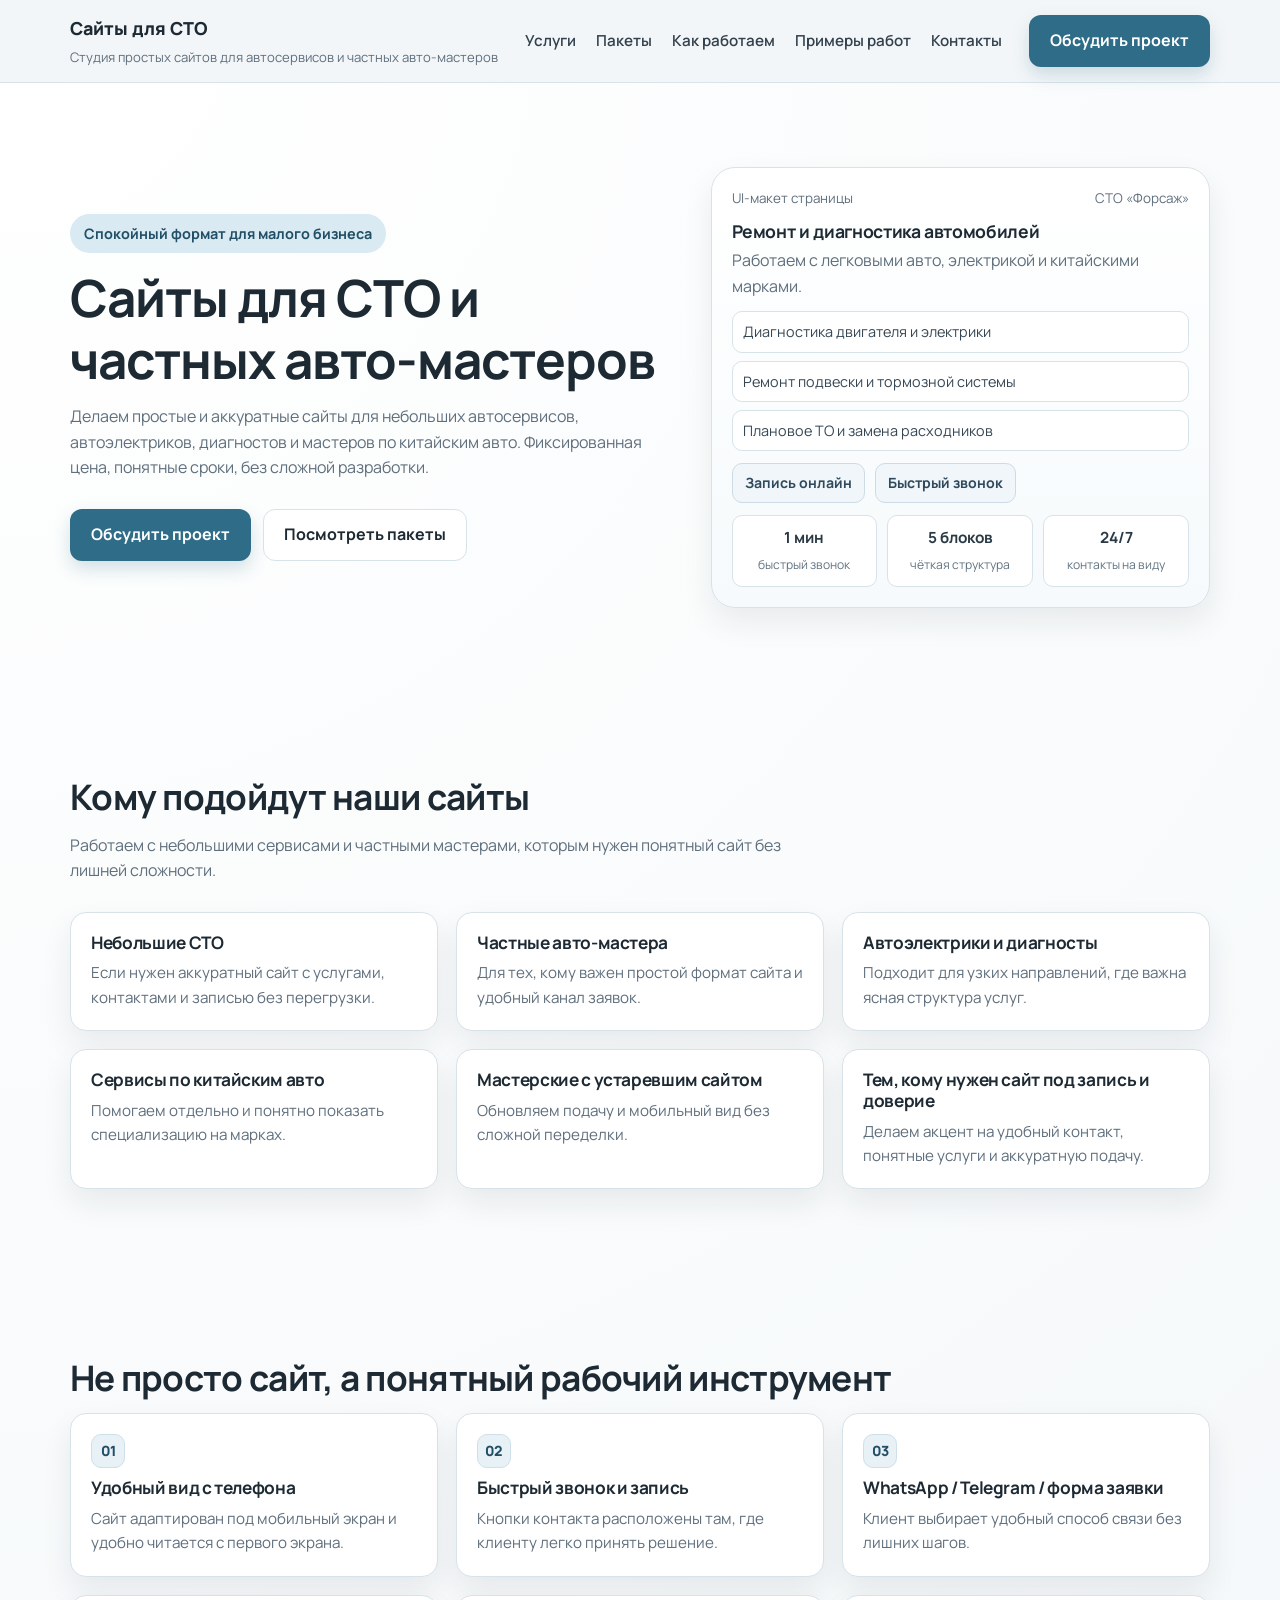
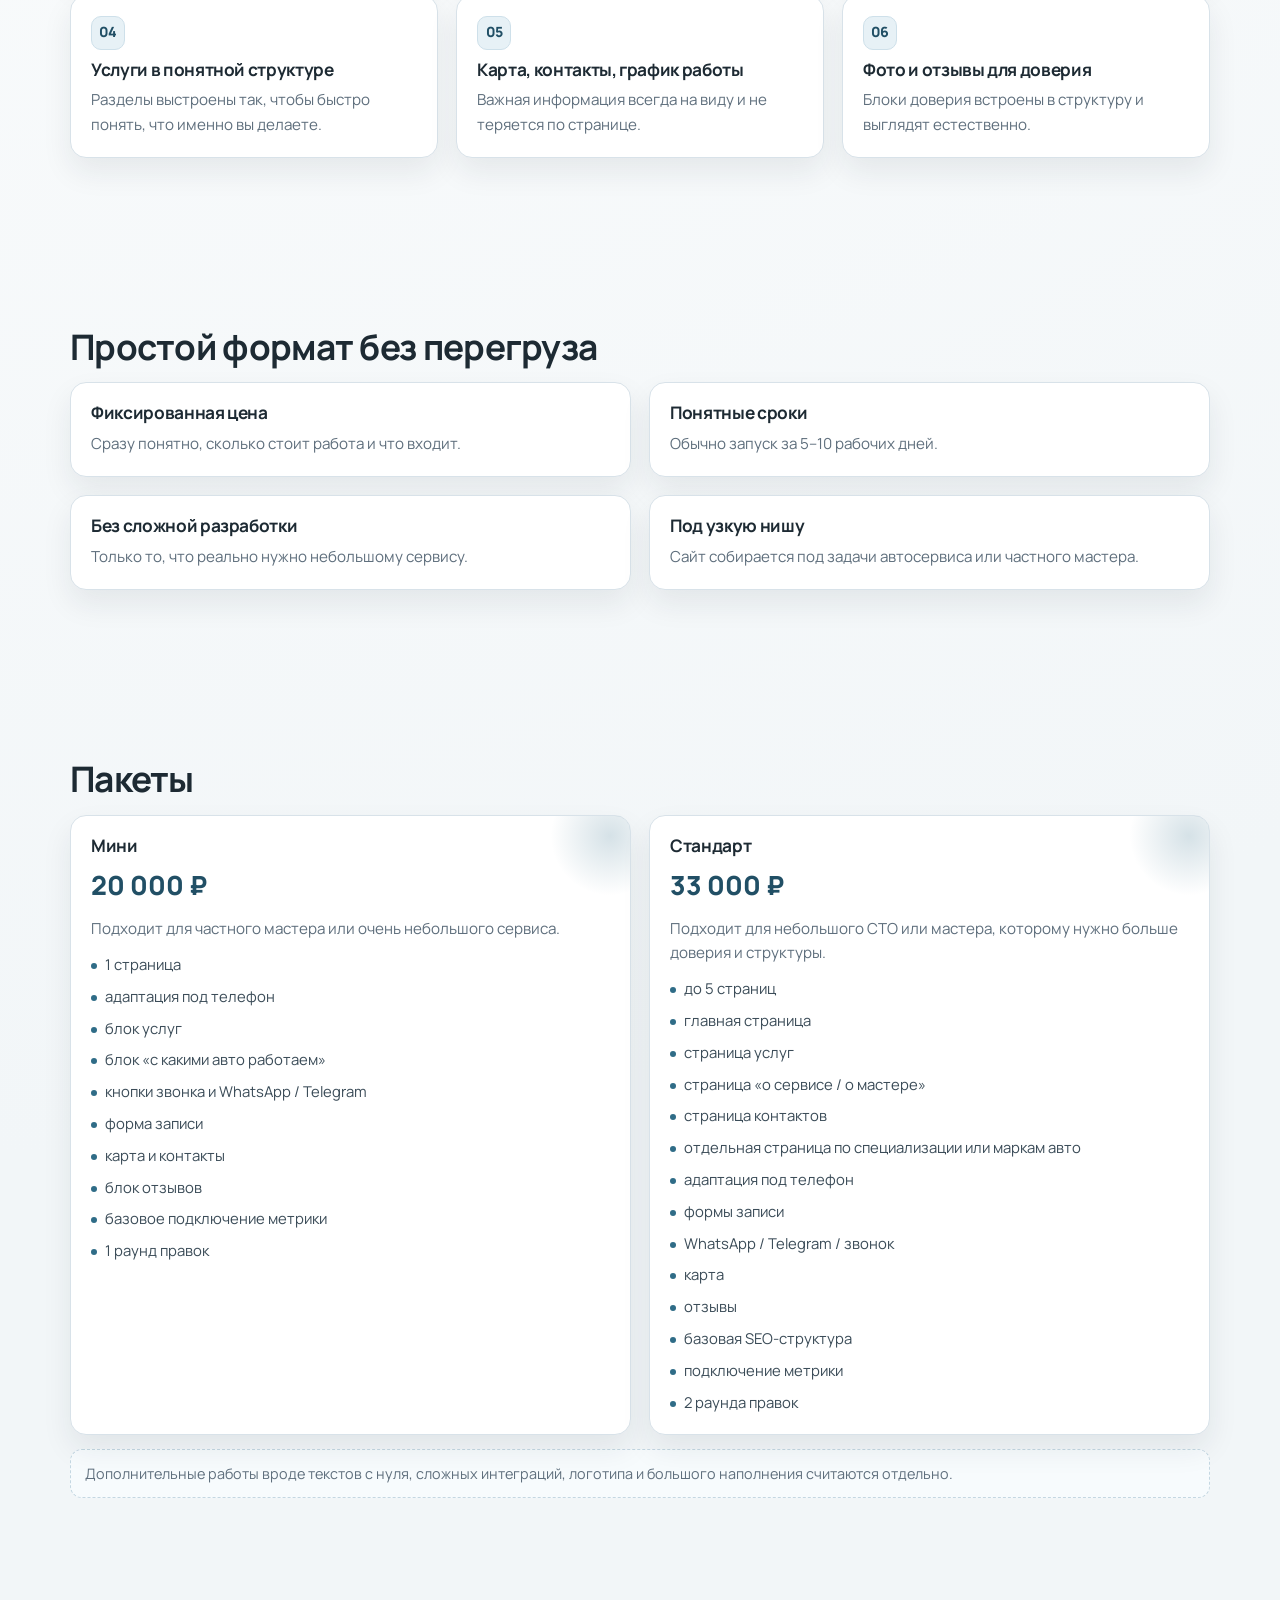
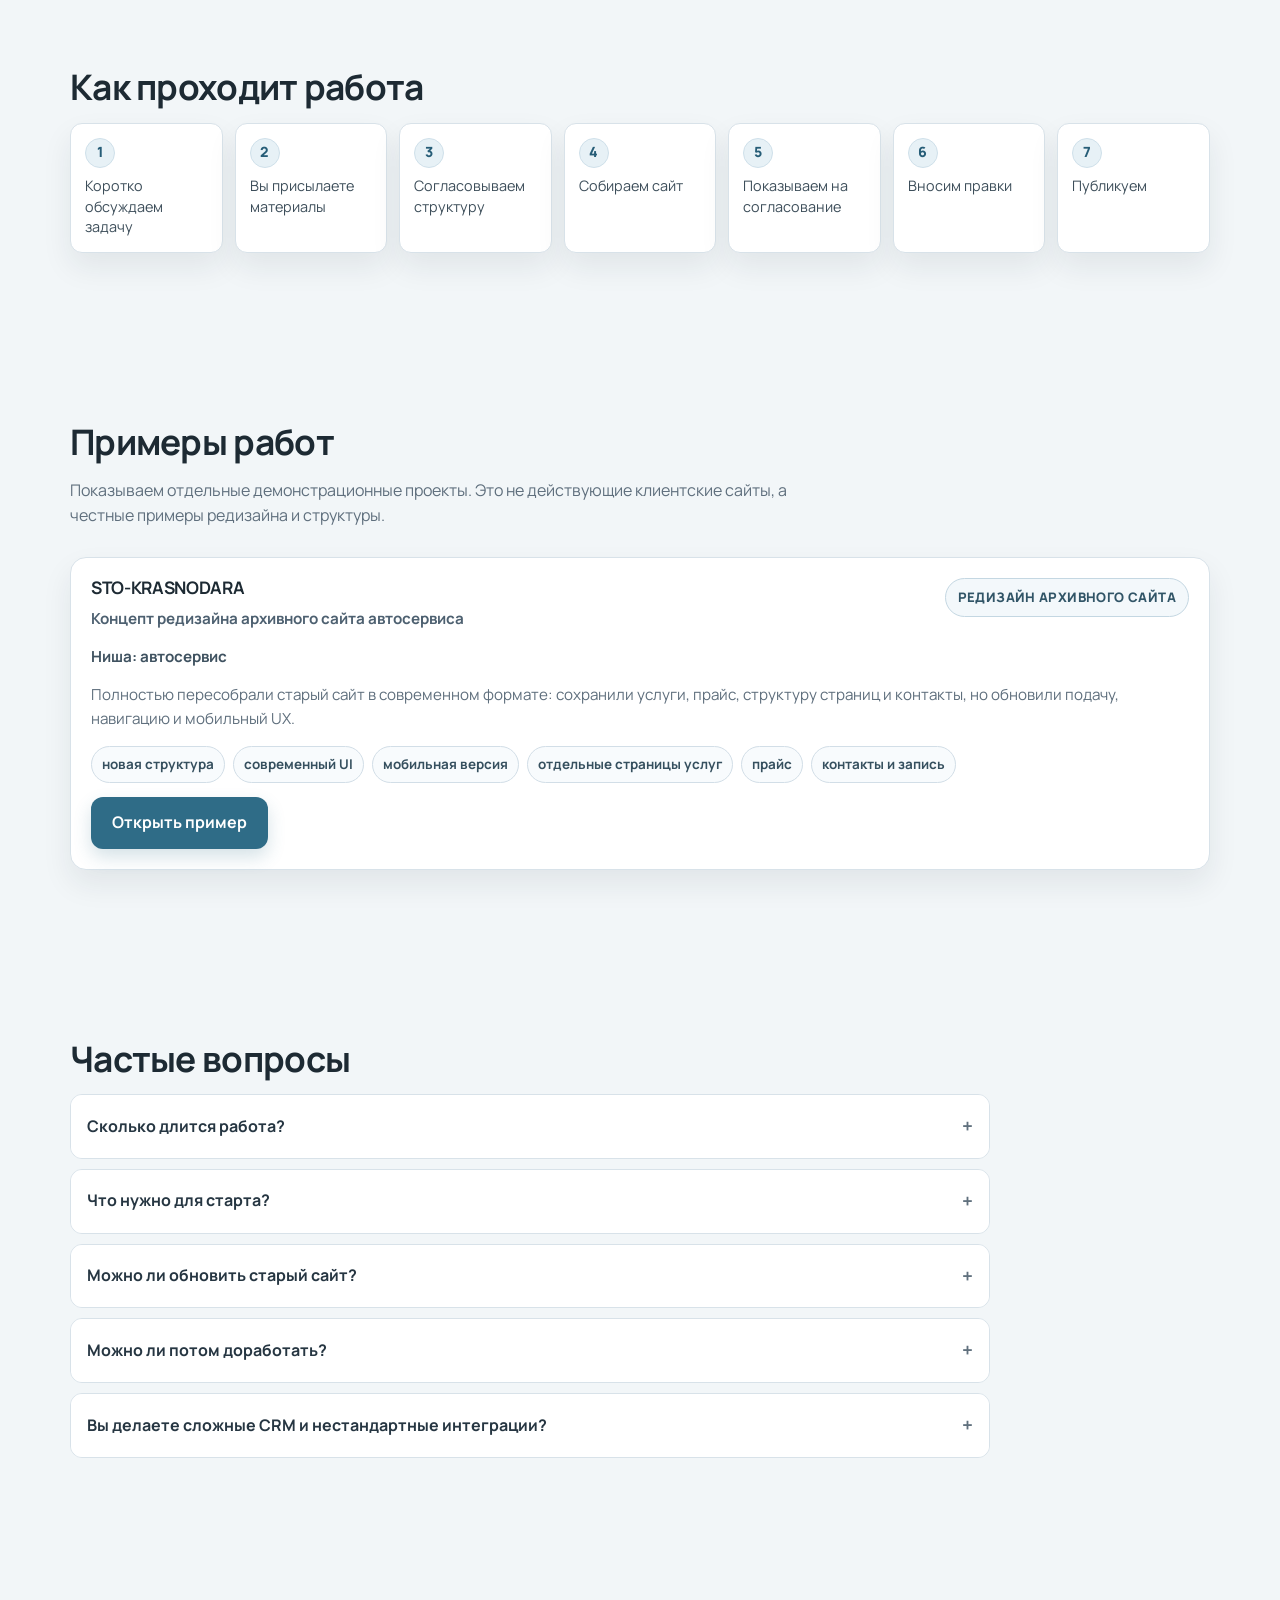
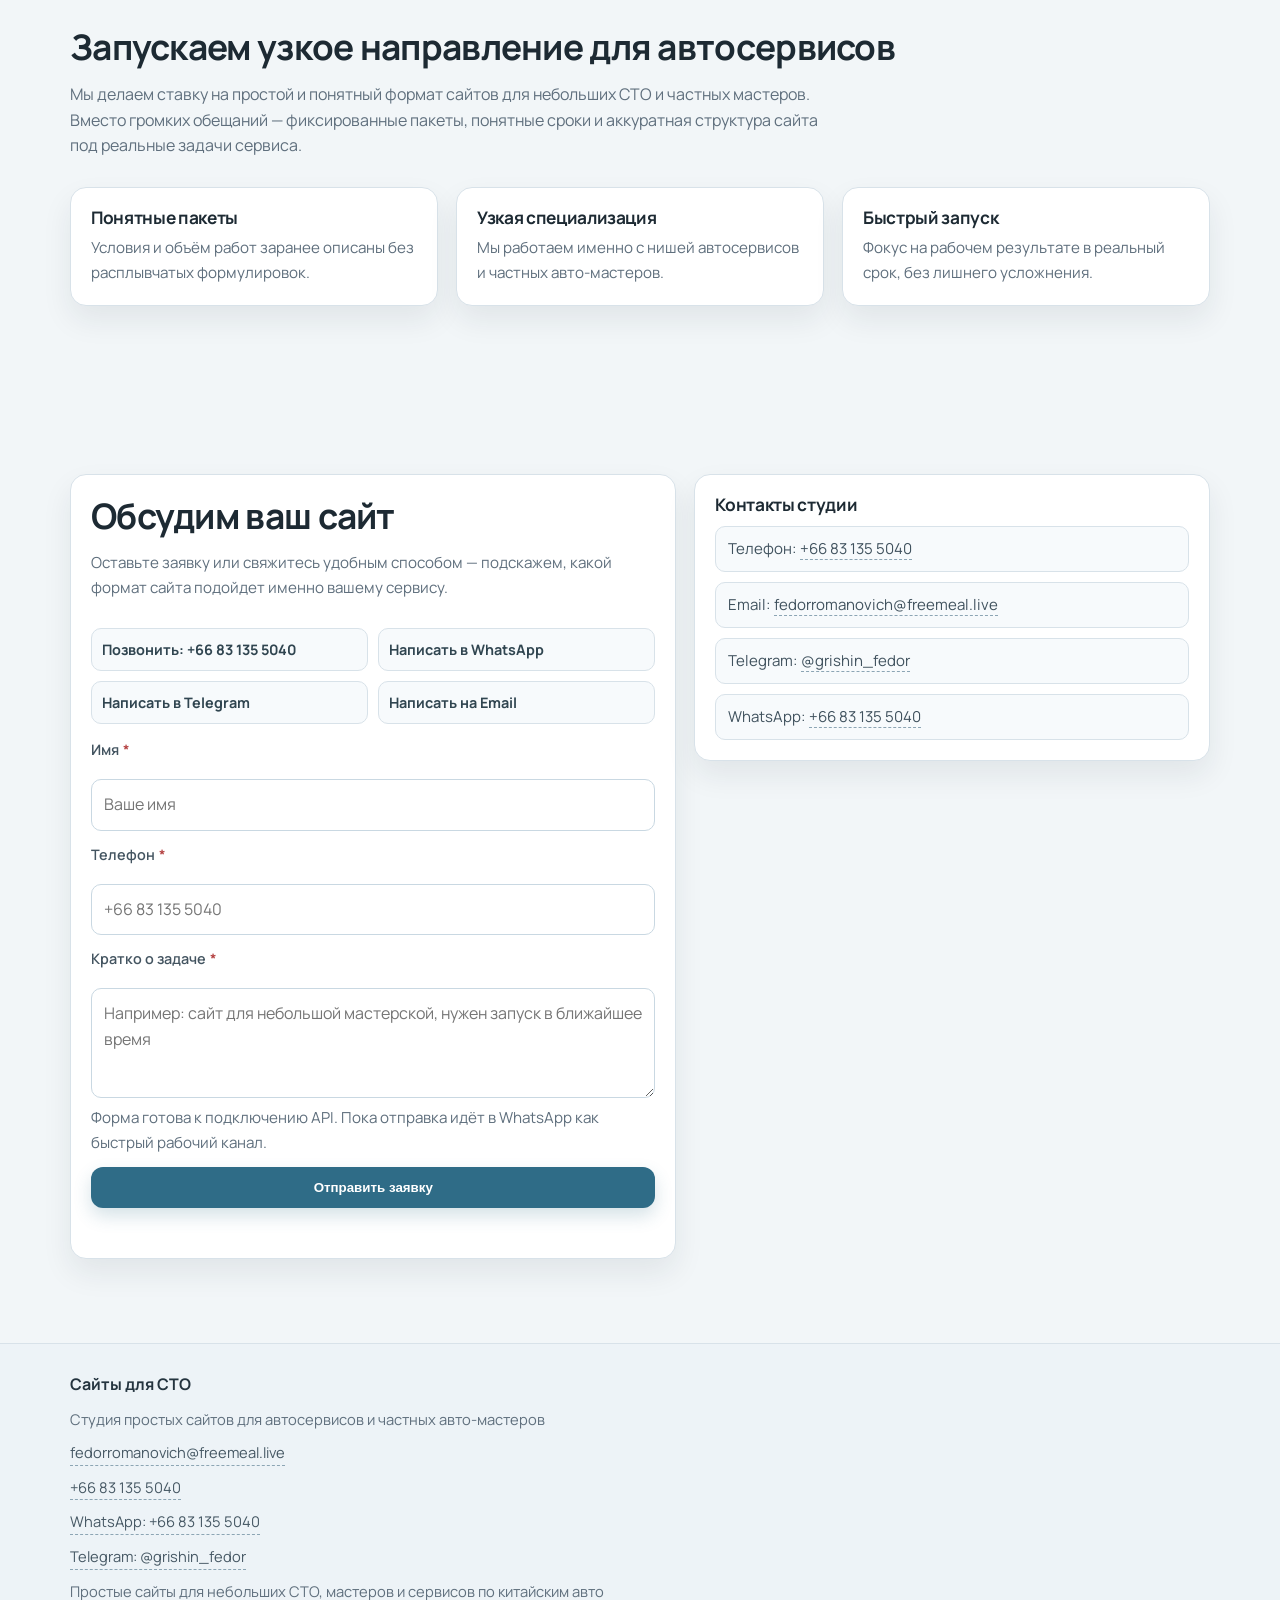
<file: index.html>
﻿<!DOCTYPE html>
<html lang="ru">
<head>
  <meta charset="UTF-8">
  <meta name="viewport" content="width=device-width, initial-scale=1.0">
  <title>Сайты для СТО — студия простых сайтов для автосервисов</title>
  <meta name="description" content="Сайты для СТО: аккуратные коммерческие сайты для небольших автосервисов и частных авто-мастеров. Понятная структура, фиксированные пакеты и прозрачные сроки.">
  <meta property="og:type" content="website">
  <meta property="og:title" content="Сайты для СТО — студия простых сайтов для автосервисов">
  <meta property="og:description" content="Простые и аккуратные сайты для СТО, автоэлектриков и частных мастеров. Без перегруза, с понятными пакетами и сроками.">
  <meta property="og:url" content="https://stosite.site/">
  <meta property="og:image" content="https://stosite.site/assets/images/og-cover.svg">
  <link rel="canonical" href="https://stosite.site/">
  <link rel="icon" type="image/svg+xml" href="assets/icons/favicon.svg">
  <link rel="apple-touch-icon" href="assets/icons/favicon.svg">
  <style>
    @import url('https://fonts.googleapis.com/css2?family=Manrope:wght@400;500;600;700;800&display=swap');

    :root {
      --bg: #f2f6f8;
      --surface: #ffffff;
      --surface-soft: #f7fafc;
      --text: #1d2a33;
      --muted: #5f6f7d;
      --accent: #2f6c87;
      --accent-dark: #214f65;
      --accent-soft: #d9eaf3;
      --line: #d8e2e9;
      --shadow: 0 14px 30px rgba(24, 39, 49, 0.08);
      --radius-xl: 24px;
      --radius-lg: 16px;
      --radius-md: 12px;
      --container: min(1140px, 92%);
    }

    * {
      box-sizing: border-box;
      margin: 0;
      padding: 0;
    }

    html {
      scroll-behavior: smooth;
    }

    body {
      font-family: 'Manrope', 'Segoe UI', sans-serif;
      line-height: 1.6;
      color: var(--text);
      background:
        radial-gradient(circle at 0% 0%, #ffffff 0%, #f2f6f8 42%),
        linear-gradient(180deg, #f7fafc 0%, #f2f6f8 100%);
    }

    .container {
      width: var(--container);
      margin: 0 auto;
    }

    .section {
      padding: 84px 0;
    }

    h1, h2, h3 {
      letter-spacing: -0.02em;
      line-height: 1.2;
    }

    h1 {
      font-size: clamp(2rem, 4vw, 3.2rem);
      margin-bottom: 14px;
    }

    h2 {
      font-size: clamp(1.65rem, 3vw, 2.2rem);
      margin-bottom: 14px;
    }

    h3 {
      font-size: 1.08rem;
      margin-bottom: 8px;
    }

    p {
      color: var(--muted);
    }

    .lead {
      max-width: 760px;
      margin-bottom: 28px;
    }

    .chip {
      display: inline-flex;
      align-items: center;
      padding: 8px 14px;
      border-radius: 999px;
      background: var(--accent-soft);
      color: var(--accent-dark);
      font-weight: 700;
      font-size: 0.9rem;
      margin-bottom: 14px;
    }

    .btn {
      display: inline-flex;
      align-items: center;
      justify-content: center;
      text-decoration: none;
      border-radius: 12px;
      padding: 12px 20px;
      font-weight: 700;
      border: 1px solid transparent;
      cursor: pointer;
      transition: 0.2s ease;
      white-space: nowrap;
    }

    .btn-primary {
      background: var(--accent);
      color: #fff;
      box-shadow: 0 8px 18px rgba(47, 108, 135, 0.2);
    }

    .btn-primary:hover {
      background: var(--accent-dark);
      transform: translateY(-1px);
    }

    .btn-secondary {
      background: var(--surface);
      color: var(--text);
      border-color: var(--line);
    }

    .btn-secondary:hover {
      border-color: #bacdd9;
      transform: translateY(-1px);
    }

    .grid {
      display: grid;
      gap: 18px;
    }

    .grid-2 {
      grid-template-columns: repeat(2, minmax(0, 1fr));
    }

    .grid-3 {
      grid-template-columns: repeat(3, minmax(0, 1fr));
    }

    .card {
      background: var(--surface);
      border: 1px solid var(--line);
      border-radius: var(--radius-lg);
      box-shadow: var(--shadow);
      padding: 20px;
    }

    /* Header */
    .header {
      position: sticky;
      top: 0;
      z-index: 40;
      background: rgba(242, 246, 248, 0.92);
      backdrop-filter: blur(8px);
      border-bottom: 1px solid rgba(216, 226, 233, 0.9);
    }

    .header-inner {
      display: flex;
      align-items: center;
      justify-content: space-between;
      gap: 18px;
      padding: 14px 0;
    }

    .brand {
      max-width: 490px;
    }

    .brand a {
      text-decoration: none;
      font-size: 1.12rem;
      font-weight: 800;
      color: var(--text);
      display: inline-block;
      margin-bottom: 4px;
    }

    .brand p {
      font-size: 0.82rem;
    }

    .nav {
      display: flex;
      gap: 20px;
      align-items: center;
    }

    .nav a {
      text-decoration: none;
      color: #32414d;
      font-weight: 600;
      font-size: 0.95rem;
    }

    .nav a:hover {
      color: var(--accent-dark);
    }

    .burger {
      display: none;
      width: 42px;
      height: 42px;
      border: 1px solid var(--line);
      border-radius: 10px;
      background: #fff;
      position: relative;
      cursor: pointer;
    }

    .burger::before,
    .burger::after,
    .burger span {
      content: "";
      position: absolute;
      left: 10px;
      right: 10px;
      height: 2px;
      background: #2d3c47;
      transition: 0.2s ease;
    }

    .burger::before { top: 13px; }
    .burger span { top: 50%; transform: translateY(-50%); }
    .burger::after { bottom: 13px; }

    .burger.is-open span { opacity: 0; }
    .burger.is-open::before { top: 20px; transform: rotate(45deg); }
    .burger.is-open::after { bottom: 20px; transform: rotate(-45deg); }

    .mobile-menu {
      display: none;
      border-top: 1px solid var(--line);
      padding: 12px 0 16px;
    }

    .mobile-menu.open {
      display: block;
    }

    .mobile-menu nav {
      display: grid;
      gap: 8px;
      margin-bottom: 10px;
    }

    .mobile-menu nav a {
      text-decoration: none;
      color: #2f3f4b;
      font-weight: 600;
      padding: 8px 0;
    }

    /* Hero */
    .hero-wrap {
      display: grid;
      grid-template-columns: 1.1fr 0.9fr;
      gap: 30px;
      align-items: center;
    }

    .hero-actions {
      display: flex;
      flex-wrap: wrap;
      gap: 12px;
      margin-top: 12px;
    }

    .ui-mock {
      padding: 20px;
      border-radius: var(--radius-xl);
      background: linear-gradient(180deg, #ffffff 0%, #f6fafc 100%);
      border: 1px solid var(--line);
      box-shadow: var(--shadow);
    }

    .ui-line {
      display: flex;
      justify-content: space-between;
      font-size: 0.84rem;
      color: #5f6f7d;
      margin-bottom: 12px;
    }

    .ui-mock h3 {
      margin-bottom: 6px;
      font-size: 1.1rem;
    }

    .ui-mock ul {
      list-style: none;
      display: grid;
      gap: 8px;
      margin: 12px 0;
    }

    .ui-mock li {
      border: 1px solid var(--line);
      border-radius: 10px;
      padding: 8px 10px;
      background: #fff;
      color: #364754;
      font-size: 0.9rem;
    }

    .ui-row {
      display: flex;
      gap: 10px;
      flex-wrap: wrap;
      margin-bottom: 12px;
    }

    .ui-row span,
    .ui-row a {
      border: 1px solid #cddbe4;
      background: #f0f6f9;
      border-radius: 10px;
      padding: 8px 12px;
      font-size: 0.88rem;
      color: #2f4a5c;
      text-decoration: none;
      font-weight: 700;
    }

    .ui-kpis {
      display: grid;
      grid-template-columns: repeat(3, minmax(0, 1fr));
      gap: 10px;
    }

    .ui-kpis div {
      border: 1px solid var(--line);
      border-radius: 10px;
      text-align: center;
      padding: 10px 8px;
      background: #fff;
    }

    .ui-kpis strong {
      display: block;
      color: #2a3a45;
      font-size: 0.96rem;
    }

    .ui-kpis small {
      color: #627482;
      font-size: 0.76rem;
    }

    /* Common cards */
    .icon {
      width: 34px;
      height: 34px;
      border-radius: 10px;
      display: grid;
      place-items: center;
      font-weight: 800;
      margin-bottom: 10px;
      color: var(--accent-dark);
      background: #e7f1f6;
      border: 1px solid #cee0ea;
      font-size: 0.88rem;
    }

    .card p {
      font-size: 0.95rem;
    }

    /* Packages */
    .package {
      position: relative;
      overflow: hidden;
    }

    .package::after {
      content: "";
      position: absolute;
      width: 120px;
      height: 120px;
      border-radius: 999px;
      right: -40px;
      top: -40px;
      background: radial-gradient(circle, rgba(47,108,135,0.2) 0%, rgba(47,108,135,0) 70%);
    }

    .price {
      font-size: 1.65rem;
      font-weight: 800;
      color: #214f65;
      margin-bottom: 10px;
    }

    .package ul {
      list-style: none;
      display: grid;
      gap: 8px;
      margin-top: 12px;
    }

    .package li {
      position: relative;
      padding-left: 14px;
      color: #3b4c58;
      font-size: 0.93rem;
    }

    .package li::before {
      content: "";
      width: 6px;
      height: 6px;
      border-radius: 999px;
      background: var(--accent);
      position: absolute;
      left: 0;
      top: 10px;
    }

    .note {
      margin-top: 14px;
      border: 1px dashed #c4d7e2;
      border-radius: 12px;
      padding: 12px 14px;
      background: #f7fbfd;
      font-size: 0.9rem;
    }

    /* Steps */
    .steps {
      display: grid;
      grid-template-columns: repeat(7, minmax(0, 1fr));
      gap: 12px;
    }

    .step {
      background: #fff;
      border: 1px solid var(--line);
      border-radius: 12px;
      padding: 14px;
      box-shadow: var(--shadow);
      min-height: 120px;
    }

    .step .n {
      width: 30px;
      height: 30px;
      border-radius: 999px;
      border: 1px solid #cfe0ea;
      background: #e7f1f6;
      color: #265d77;
      font-size: 0.88rem;
      font-weight: 800;
      display: grid;
      place-items: center;
      margin-bottom: 8px;
    }

    .step p {
      font-size: 0.9rem;
      color: #3d4e5a;
      line-height: 1.45;
    }

    /* Examples */
    .example-card {
      display: grid;
      gap: 14px;
    }

    .example-head {
      display: flex;
      flex-wrap: wrap;
      justify-content: space-between;
      align-items: flex-start;
      gap: 10px;
    }

    .example-subtitle {
      color: #4d6070;
      font-weight: 700;
      font-size: 0.92rem;
      margin-top: 4px;
    }

    .example-type {
      border: 1px solid #c4d7e2;
      background: #f3f8fb;
      border-radius: 999px;
      padding: 8px 12px;
      color: #315567;
      font-size: 0.82rem;
      font-weight: 800;
      text-transform: uppercase;
      letter-spacing: 0.03em;
    }

    .example-meta {
      font-size: 0.9rem;
      color: #3f5260;
      font-weight: 700;
    }

    .example-tags {
      display: flex;
      flex-wrap: wrap;
      gap: 8px;
    }

    .example-tags span {
      border: 1px solid #d2dee7;
      background: #f8fbfd;
      border-radius: 999px;
      padding: 7px 10px;
      color: #36505f;
      font-size: 0.84rem;
      font-weight: 700;
    }

    /* FAQ */
    .faq {
      max-width: 920px;
      display: grid;
      gap: 10px;
    }

    .faq-item {
      border: 1px solid var(--line);
      border-radius: 12px;
      overflow: hidden;
      background: #fff;
    }

    .faq-q {
      width: 100%;
      border: 0;
      background: #fff;
      text-align: left;
      padding: 16px;
      font: inherit;
      font-weight: 700;
      cursor: pointer;
      display: flex;
      justify-content: space-between;
      align-items: center;
      color: #263642;
    }

    .faq-q span {
      font-size: 1.2rem;
      color: #60707d;
      transition: 0.2s ease;
    }

    .faq-a {
      max-height: 0;
      overflow: hidden;
      transition: max-height 0.25s ease;
    }

    .faq-a p {
      padding: 0 16px 16px;
      font-size: 0.95rem;
    }

    .faq-item.active .faq-q span {
      transform: rotate(45deg);
    }

    /* Contacts */
    .contacts {
      display: grid;
      grid-template-columns: 1fr 0.85fr;
      gap: 18px;
      align-items: start;
    }

    .contact-links {
      display: grid;
      grid-template-columns: repeat(2, minmax(0, 1fr));
      gap: 10px;
      margin-bottom: 14px;
    }

    .contact-links a {
      text-decoration: none;
      border: 1px solid var(--line);
      border-radius: 10px;
      background: #f7fafc;
      color: #304550;
      font-size: 0.9rem;
      font-weight: 700;
      padding: 9px 10px;
    }

    .contact-links a:hover {
      border-color: #b8ccd9;
      background: #f1f7fa;
    }

    .form-grid {
      display: grid;
      gap: 12px;
    }

    label {
      font-size: 0.9rem;
      font-weight: 600;
      color: #435460;
    }

    .required {
      color: #b33f3f;
      margin-left: 4px;
    }

    input,
    textarea {
      width: 100%;
      margin-top: 6px;
      border: 1px solid #c9d8e2;
      border-radius: 10px;
      padding: 12px;
      font: inherit;
      outline: none;
      background: #fff;
      color: #2c3f4c;
    }

    textarea {
      min-height: 110px;
      resize: vertical;
    }

    input:focus,
    textarea:focus {
      border-color: #90b3c7;
    }

    .contact-list {
      list-style: none;
      display: grid;
      gap: 10px;
      margin-top: 10px;
    }

    .contact-list li {
      border: 1px solid var(--line);
      border-radius: 10px;
      padding: 10px 12px;
      background: #f7fafc;
      color: #40525e;
      font-size: 0.94rem;
    }

    .contact-list a {
      color: inherit;
      text-decoration: none;
      border-bottom: 1px dashed #8ca5b4;
    }

    .contact-list a:hover {
      border-bottom-color: #587588;
    }

    .submit-msg {
      font-size: 0.9rem;
      color: #2b6f47;
      min-height: 1.2em;
    }

    .form-help {
      font-size: 0.85rem;
      margin-top: -4px;
    }

    /* Footer */
    footer {
      border-top: 1px solid var(--line);
      background: #edf3f7;
      padding: 28px 0 36px;
    }

    .footer-grid {
      display: grid;
      gap: 10px;
      color: #465864;
      font-size: 0.92rem;
    }

    .footer-grid strong {
      color: #24343f;
      font-size: 1rem;
    }

    .footer-grid a {
      color: inherit;
      text-decoration: none;
      border-bottom: 1px dashed #8ca5b4;
      width: fit-content;
    }

    .footer-grid a:hover {
      border-bottom-color: #587588;
    }

    @media (max-width: 1060px) {
      .steps {
        grid-template-columns: repeat(4, minmax(0, 1fr));
      }
    }

    @media (max-width: 920px) {
      .grid-2,
      .grid-3,
      .hero-wrap,
      .contacts,
      .contact-links {
        grid-template-columns: 1fr;
      }

      .section {
        padding: 72px 0;
      }

      .header-inner .nav,
      .header-inner > .btn-primary {
        display: none;
      }

      .burger {
        display: inline-block;
      }

      .steps {
        grid-template-columns: repeat(2, minmax(0, 1fr));
      }
    }

    @media (max-width: 640px) {
      .section {
        padding: 64px 0;
      }

      .hero-actions .btn,
      .mobile-menu .btn {
        width: 100%;
      }

      .ui-kpis,
      .steps {
        grid-template-columns: 1fr;
      }

      .brand p {
        font-size: 0.78rem;
      }
    }
  </style>
</head>
<body>
  <!-- Header -->
  <header class="header">
    <div class="container">
      <div class="header-inner">
        <div class="brand">
          <a href="#top">Сайты для СТО</a>
          <p>Студия простых сайтов для автосервисов и частных авто-мастеров</p>
        </div>

        <nav class="nav" aria-label="Основная навигация">
          <a href="#services">Услуги</a>
          <a href="#packages">Пакеты</a>
          <a href="#process">Как работаем</a>
          <a href="#examples">Примеры работ</a>
          <a href="#contacts">Контакты</a>
        </nav>

        <a href="#contacts" class="btn btn-primary">Обсудить проект</a>

        <button class="burger" aria-expanded="false" aria-controls="mobileMenu" aria-label="Открыть меню">
          <span></span>
        </button>
      </div>

      <div id="mobileMenu" class="mobile-menu">
        <nav>
          <a href="#services">Услуги</a>
          <a href="#packages">Пакеты</a>
          <a href="#process">Как работаем</a>
          <a href="#examples">Примеры работ</a>
          <a href="#contacts">Контакты</a>
        </nav>
        <a href="#contacts" class="btn btn-primary">Обсудить проект</a>
      </div>
    </div>
  </header>

  <main id="top">
    <!-- Hero -->
    <section class="section">
      <div class="container hero-wrap">
        <div>
          <div class="chip">Спокойный формат для малого бизнеса</div>
          <h1>Сайты для СТО и частных авто-мастеров</h1>
          <p class="lead">Делаем простые и аккуратные сайты для небольших автосервисов, автоэлектриков, диагностов и мастеров по китайским авто. Фиксированная цена, понятные сроки, без сложной разработки.</p>
          <div class="hero-actions">
            <a href="#contacts" class="btn btn-primary">Обсудить проект</a>
            <a href="#packages" class="btn btn-secondary">Посмотреть пакеты</a>
          </div>
        </div>

        <aside class="ui-mock" aria-label="Стилизованный макет сайта автосервиса">
          <div class="ui-line">
            <span>UI-макет страницы</span>
            <span>СТО «Форсаж»</span>
          </div>
          <h3>Ремонт и диагностика автомобилей</h3>
          <p>Работаем с легковыми авто, электрикой и китайскими марками.</p>
          <ul>
            <li>Диагностика двигателя и электрики</li>
            <li>Ремонт подвески и тормозной системы</li>
            <li>Плановое ТО и замена расходников</li>
          </ul>
          <div class="ui-row">
            <a href="#contacts">Запись онлайн</a>
            <span>Быстрый звонок</span>
          </div>
          <div class="ui-kpis">
            <div><strong>1 мин</strong><small>быстрый звонок</small></div>
            <div><strong>5 блоков</strong><small>чёткая структура</small></div>
            <div><strong>24/7</strong><small>контакты на виду</small></div>
          </div>
        </aside>
      </div>
    </section>

    <!-- Кому подходим -->
    <section class="section" id="fit">
      <div class="container">
        <h2>Кому подойдут наши сайты</h2>
        <p class="lead">Работаем с небольшими сервисами и частными мастерами, которым нужен понятный сайт без лишней сложности.</p>
        <div class="grid grid-3">
          <article class="card"><h3>Небольшие СТО</h3><p>Если нужен аккуратный сайт с услугами, контактами и записью без перегрузки.</p></article>
          <article class="card"><h3>Частные авто-мастера</h3><p>Для тех, кому важен простой формат сайта и удобный канал заявок.</p></article>
          <article class="card"><h3>Автоэлектрики и диагносты</h3><p>Подходит для узких направлений, где важна ясная структура услуг.</p></article>
          <article class="card"><h3>Сервисы по китайским авто</h3><p>Помогаем отдельно и понятно показать специализацию на марках.</p></article>
          <article class="card"><h3>Мастерские с устаревшим сайтом</h3><p>Обновляем подачу и мобильный вид без сложной переделки.</p></article>
          <article class="card"><h3>Тем, кому нужен сайт под запись и доверие</h3><p>Делаем акцент на удобный контакт, понятные услуги и аккуратную подачу.</p></article>
        </div>
      </div>
    </section>

    <!-- Что получает клиент -->
    <section class="section" id="services">
      <div class="container">
        <h2>Не просто сайт, а понятный рабочий инструмент</h2>
        <div class="grid grid-3">
          <article class="card"><div class="icon">01</div><h3>Удобный вид с телефона</h3><p>Сайт адаптирован под мобильный экран и удобно читается с первого экрана.</p></article>
          <article class="card"><div class="icon">02</div><h3>Быстрый звонок и запись</h3><p>Кнопки контакта расположены там, где клиенту легко принять решение.</p></article>
          <article class="card"><div class="icon">03</div><h3>WhatsApp / Telegram / форма заявки</h3><p>Клиент выбирает удобный способ связи без лишних шагов.</p></article>
          <article class="card"><div class="icon">04</div><h3>Услуги в понятной структуре</h3><p>Разделы выстроены так, чтобы быстро понять, что именно вы делаете.</p></article>
          <article class="card"><div class="icon">05</div><h3>Карта, контакты, график работы</h3><p>Важная информация всегда на виду и не теряется по странице.</p></article>
          <article class="card"><div class="icon">06</div><h3>Фото и отзывы для доверия</h3><p>Блоки доверия встроены в структуру и выглядят естественно.</p></article>
        </div>
      </div>
    </section>

    <!-- Почему с нами удобно -->
    <section class="section" id="advantages">
      <div class="container">
        <h2>Простой формат без перегруза</h2>
        <div class="grid grid-2">
          <article class="card"><h3>Фиксированная цена</h3><p>Сразу понятно, сколько стоит работа и что входит.</p></article>
          <article class="card"><h3>Понятные сроки</h3><p>Обычно запуск за 5–10 рабочих дней.</p></article>
          <article class="card"><h3>Без сложной разработки</h3><p>Только то, что реально нужно небольшому сервису.</p></article>
          <article class="card"><h3>Под узкую нишу</h3><p>Сайт собирается под задачи автосервиса или частного мастера.</p></article>
        </div>
      </div>
    </section>

    <!-- Пакеты -->
    <section class="section" id="packages">
      <div class="container">
        <h2>Пакеты</h2>
        <div class="grid grid-2">
          <article class="card package">
            <h3>Мини</h3>
            <div class="price">20 000 ₽</div>
            <p>Подходит для частного мастера или очень небольшого сервиса.</p>
            <ul>
              <li>1 страница</li>
              <li>адаптация под телефон</li>
              <li>блок услуг</li>
              <li>блок «с какими авто работаем»</li>
              <li>кнопки звонка и WhatsApp / Telegram</li>
              <li>форма записи</li>
              <li>карта и контакты</li>
              <li>блок отзывов</li>
              <li>базовое подключение метрики</li>
              <li>1 раунд правок</li>
            </ul>
          </article>

          <article class="card package">
            <h3>Стандарт</h3>
            <div class="price">33 000 ₽</div>
            <p>Подходит для небольшого СТО или мастера, которому нужно больше доверия и структуры.</p>
            <ul>
              <li>до 5 страниц</li>
              <li>главная страница</li>
              <li>страница услуг</li>
              <li>страница «о сервисе / о мастере»</li>
              <li>страница контактов</li>
              <li>отдельная страница по специализации или маркам авто</li>
              <li>адаптация под телефон</li>
              <li>формы записи</li>
              <li>WhatsApp / Telegram / звонок</li>
              <li>карта</li>
              <li>отзывы</li>
              <li>базовая SEO-структура</li>
              <li>подключение метрики</li>
              <li>2 раунда правок</li>
            </ul>
          </article>
        </div>
        <p class="note">Дополнительные работы вроде текстов с нуля, сложных интеграций, логотипа и большого наполнения считаются отдельно.</p>
      </div>
    </section>

    <!-- Как проходит работа -->
    <section class="section" id="process">
      <div class="container">
        <h2>Как проходит работа</h2>
        <div class="steps">
          <article class="step"><div class="n">1</div><p>Коротко обсуждаем задачу</p></article>
          <article class="step"><div class="n">2</div><p>Вы присылаете материалы</p></article>
          <article class="step"><div class="n">3</div><p>Согласовываем структуру</p></article>
          <article class="step"><div class="n">4</div><p>Собираем сайт</p></article>
          <article class="step"><div class="n">5</div><p>Показываем на согласование</p></article>
          <article class="step"><div class="n">6</div><p>Вносим правки</p></article>
          <article class="step"><div class="n">7</div><p>Публикуем</p></article>
        </div>
      </div>
    </section>

    <!-- Примеры работ -->
    <section class="section" id="examples">
      <div class="container">
        <h2>Примеры работ</h2>
        <p class="lead">Показываем отдельные демонстрационные проекты. Это не действующие клиентские сайты, а честные примеры редизайна и структуры.</p>
        <div class="grid">
          <article class="card example-card">
            <div class="example-head">
              <div>
                <h3>STO-KRASNODARA</h3>
                <p class="example-subtitle">Концепт редизайна архивного сайта автосервиса</p>
              </div>
              <div class="example-type">Редизайн архивного сайта</div>
            </div>
            <p class="example-meta">Ниша: автосервис</p>
            <p>Полностью пересобрали старый сайт в современном формате: сохранили услуги, прайс, структуру страниц и контакты, но обновили подачу, навигацию и мобильный UX.</p>
            <div class="example-tags">
              <span>новая структура</span>
              <span>современный UI</span>
              <span>мобильная версия</span>
              <span>отдельные страницы услуг</span>
              <span>прайс</span>
              <span>контакты и запись</span>
            </div>
            <div>
              <a class="btn btn-primary" href="https://demo-sto-krasnodara-modern.vercel.app" target="_blank" rel="noopener noreferrer">Открыть пример</a>
            </div>
          </article>
        </div>
      </div>
    </section>

    <!-- FAQ -->
    <section class="section" id="faq">
      <div class="container">
        <h2>Частые вопросы</h2>
        <div class="faq">
          <article class="faq-item">
            <button class="faq-q" aria-expanded="false">Сколько длится работа?<span>+</span></button>
            <div class="faq-a"><p>Обычно от 5 до 10 рабочих дней.</p></div>
          </article>
          <article class="faq-item">
            <button class="faq-q" aria-expanded="false">Что нужно для старта?<span>+</span></button>
            <div class="faq-a"><p>Список услуг, контакты, адрес, фото, логотип и краткая информация о сервисе.</p></div>
          </article>
          <article class="faq-item">
            <button class="faq-q" aria-expanded="false">Можно ли обновить старый сайт?<span>+</span></button>
            <div class="faq-a"><p>Да, если задача укладывается в формат простого сайта без сложного функционала.</p></div>
          </article>
          <article class="faq-item">
            <button class="faq-q" aria-expanded="false">Можно ли потом доработать?<span>+</span></button>
            <div class="faq-a"><p>Да, небольшие улучшения можно делать отдельно после запуска.</p></div>
          </article>
          <article class="faq-item">
            <button class="faq-q" aria-expanded="false">Вы делаете сложные CRM и нестандартные интеграции?<span>+</span></button>
            <div class="faq-a"><p>Нет, мы работаем с простыми сайтами без тяжелой разработки.</p></div>
          </article>
        </div>
      </div>
    </section>

    <!-- Блок без портфолио -->
    <section class="section" id="focus">
      <div class="container">
        <h2>Запускаем узкое направление для автосервисов</h2>
        <p class="lead">Мы делаем ставку на простой и понятный формат сайтов для небольших СТО и частных мастеров. Вместо громких обещаний — фиксированные пакеты, понятные сроки и аккуратная структура сайта под реальные задачи сервиса.</p>
        <div class="grid grid-3">
          <article class="card"><h3>Понятные пакеты</h3><p>Условия и объём работ заранее описаны без расплывчатых формулировок.</p></article>
          <article class="card"><h3>Узкая специализация</h3><p>Мы работаем именно с нишей автосервисов и частных авто-мастеров.</p></article>
          <article class="card"><h3>Быстрый запуск</h3><p>Фокус на рабочем результате в реальный срок, без лишнего усложнения.</p></article>
        </div>
      </div>
    </section>

    <!-- Контакты -->
    <section class="section" id="contacts">
      <div class="container contacts">
        <div class="card">
          <h2>Обсудим ваш сайт</h2>
          <p class="lead">Оставьте заявку или свяжитесь удобным способом — подскажем, какой формат сайта подойдет именно вашему сервису.</p>
          <div class="contact-links">
            <a href="tel:+66831355040">Позвонить: +66 83 135 5040</a>
            <a href="https://wa.me/66831355040" target="_blank" rel="noopener noreferrer">Написать в WhatsApp</a>
            <a href="https://t.me/grishin_fedor" target="_blank" rel="noopener noreferrer">Написать в Telegram</a>
            <a href="mailto:fedorromanovich@freemeal.live">Написать на Email</a>
          </div>
          <form id="studioForm" class="form-grid" novalidate>
            <label for="studioName">Имя<span class="required">*</span></label>
            <input id="studioName" type="text" name="name" required minlength="2" autocomplete="name" placeholder="Ваше имя">
            <label for="studioPhone">Телефон<span class="required">*</span></label>
            <input id="studioPhone" type="tel" name="phone" required pattern="^\+?[0-9\s\-()]{8,}$" autocomplete="tel" placeholder="+66 83 135 5040">
            <label for="studioTask">Кратко о задаче<span class="required">*</span></label>
            <textarea id="studioTask" name="task" required minlength="10" placeholder="Например: сайт для небольшой мастерской, нужен запуск в ближайшее время"></textarea>
            <p class="form-help">Форма готова к подключению API. Пока отправка идёт в WhatsApp как быстрый рабочий канал.</p>
            <button class="btn btn-primary" type="submit">Отправить заявку</button>
            <p class="submit-msg" id="studioMsg" aria-live="polite"></p>
          </form>
        </div>

        <aside class="card">
          <h3>Контакты студии</h3>
          <ul class="contact-list">
            <li>Телефон: <a href="tel:+66831355040">+66 83 135 5040</a></li>
            <li>Email: <a href="mailto:fedorromanovich@freemeal.live">fedorromanovich@freemeal.live</a></li>
            <li>Telegram: <a href="https://t.me/grishin_fedor" target="_blank" rel="noopener noreferrer">@grishin_fedor</a></li>
            <li>WhatsApp: <a href="https://wa.me/66831355040" target="_blank" rel="noopener noreferrer">+66 83 135 5040</a></li>
          </ul>
        </aside>
      </div>
    </section>
  </main>

  <!-- Footer -->
  <footer>
    <div class="container footer-grid">
      <strong>Сайты для СТО</strong>
      <p>Студия простых сайтов для автосервисов и частных авто-мастеров</p>
      <a href="mailto:fedorromanovich@freemeal.live">fedorromanovich@freemeal.live</a>
      <a href="tel:+66831355040">+66 83 135 5040</a>
      <a href="https://wa.me/66831355040" target="_blank" rel="noopener noreferrer">WhatsApp: +66 83 135 5040</a>
      <a href="https://t.me/grishin_fedor" target="_blank" rel="noopener noreferrer">Telegram: @grishin_fedor</a>
      <p>Простые сайты для небольших СТО, мастеров и сервисов по китайским авто</p>
    </div>
  </footer>

  <script>
    // Заполните URL, если хотите отправлять форму в API/сервис напрямую
    const FORM_ENDPOINT = "";

    // Мобильное меню
    const burger = document.querySelector('.burger');
    const mobileMenu = document.getElementById('mobileMenu');

    burger.addEventListener('click', () => {
      const open = mobileMenu.classList.toggle('open');
      burger.classList.toggle('is-open', open);
      burger.setAttribute('aria-expanded', String(open));
    });

    // Плавный скролл для якорей + автозакрытие меню
    document.querySelectorAll('a[href^="#"]').forEach((link) => {
      link.addEventListener('click', (event) => {
        const target = document.querySelector(link.getAttribute('href'));
        if (!target) return;
        event.preventDefault();
        target.scrollIntoView({ behavior: 'smooth', block: 'start' });

        if (mobileMenu.classList.contains('open')) {
          mobileMenu.classList.remove('open');
          burger.classList.remove('is-open');
          burger.setAttribute('aria-expanded', 'false');
        }
      });
    });

    // Accordion FAQ
    const faqItems = document.querySelectorAll('.faq-item');

    faqItems.forEach((item) => {
      const btn = item.querySelector('.faq-q');
      const content = item.querySelector('.faq-a');

      btn.addEventListener('click', () => {
        const active = item.classList.contains('active');

        faqItems.forEach((el) => {
          el.classList.remove('active');
          el.querySelector('.faq-q').setAttribute('aria-expanded', 'false');
          el.querySelector('.faq-a').style.maxHeight = null;
        });

        if (!active) {
          item.classList.add('active');
          btn.setAttribute('aria-expanded', 'true');
          content.style.maxHeight = content.scrollHeight + 'px';
        }
      });
    });

    // Форма: валидация + отправка в endpoint (если задан) или fallback в WhatsApp
    const studioForm = document.getElementById('studioForm');
    const studioMsg = document.getElementById('studioMsg');

    studioForm.addEventListener('submit', async (event) => {
      event.preventDefault();

      if (!studioForm.checkValidity()) {
        studioMsg.textContent = 'Проверьте, пожалуйста, обязательные поля формы.';
        studioForm.reportValidity();
        return;
      }

      const formData = new FormData(studioForm);
      const payload = {
        name: String(formData.get('name') || '').trim(),
        phone: String(formData.get('phone') || '').trim(),
        task: String(formData.get('task') || '').trim()
      };

      try {
        if (FORM_ENDPOINT) {
          const response = await fetch(FORM_ENDPOINT, {
            method: 'POST',
            headers: { 'Content-Type': 'application/json' },
            body: JSON.stringify(payload)
          });

          if (!response.ok) {
            throw new Error('endpoint-error');
          }

          studioMsg.textContent = 'Спасибо! Заявка отправлена. Мы скоро свяжемся с вами.';
          studioForm.reset();
          return;
        }

        const text = `Новая заявка с сайта Сайты для СТО%0AИмя: ${encodeURIComponent(payload.name)}%0AТелефон: ${encodeURIComponent(payload.phone)}%0AЗадача: ${encodeURIComponent(payload.task)}`;
        const whatsappWindow = window.open(`https://wa.me/66831355040?text=${text}`, '_blank', 'noopener,noreferrer');
        studioForm.reset();
        studioMsg.textContent = whatsappWindow
          ? 'Открыли WhatsApp с вашей заявкой. Проверьте и отправьте сообщение.'
          : 'Браузер заблокировал новое окно. Напишите в WhatsApp вручную: +66 83 135 5040';
      } catch (error) {
        studioMsg.textContent = 'Не удалось отправить заявку автоматически. Напишите в Telegram: @grishin_fedor';
      }
    });
  </script>
</body>
</html>
</file>
